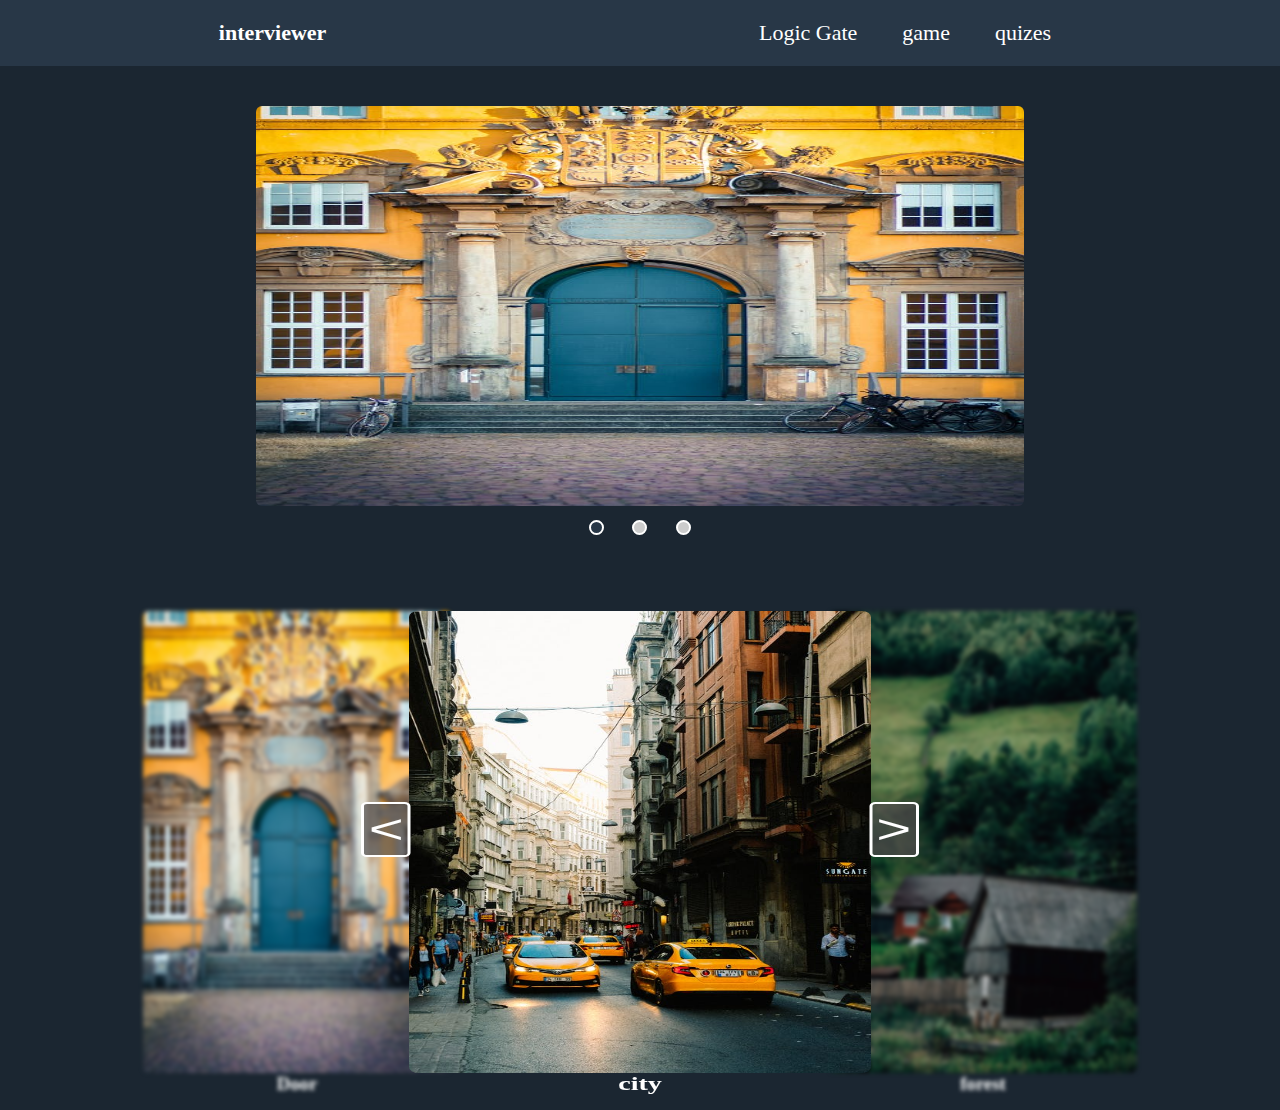
<file: index.html>
<!DOCTYPE html>
<html lang="en">
<head>
    <meta charset="UTF-8">
    <meta http-equiv="X-UA-Compatible" content="IE=edge">
    <meta name="viewport" content="width=device-width, initial-scale=1.0">
    <title>Document</title>
    <link rel="stylesheet" href="style.css">
</head>
<body>
    
    <nav>
        <div class="con">
            <a href="" class="inter">interviewer</a>
            <button class="close">--- <br>-- <br>-</button>
        </div>
        <ul>
            <!-- <li><a href="">home</a></li> -->
            <li><a href="logicgate.html">Logic Gate</a></li>
            <li><a href="">game</a></li>
            <li><a href="">quizes</a></li>
        </ul>
    </nav>



    <section>
        <div class="slider">
        <div class="slider-container">
            <img class="slider-img" src="./imgs/door.jpeg" alt="">
            <div class="buttons">
                <button class="circle-btn foucs btn-0"></button>
                <button class="circle-btn btn-1"></button>
                <button class="circle-btn btn-2"></button>
            </div>
        </div>
    </div>
    </section>

    <section>
        <div class="container">
            <div class="row">
                <div class="col gabash">
                    <img src="./imgs/door.jpeg" alt="">
                    <h3 class="name">Door</h3>
                </div>
                <div class="col clear">
                    <img src="./imgs/city.jpeg" alt="">
                    <h3  class="name">city</h3>
                    <button class="abs left"><</button>
                    <button class="abs right">></button>
                </div>
                <div class="col gabash">
                    <img src="./imgs/forest.jpeg" alt="">
                    <h3 class="name">forest</h3>
                </div>
            </div>
        </div>
    </section>

    <script src="main.js"></script>
</body>
</html>
</file>
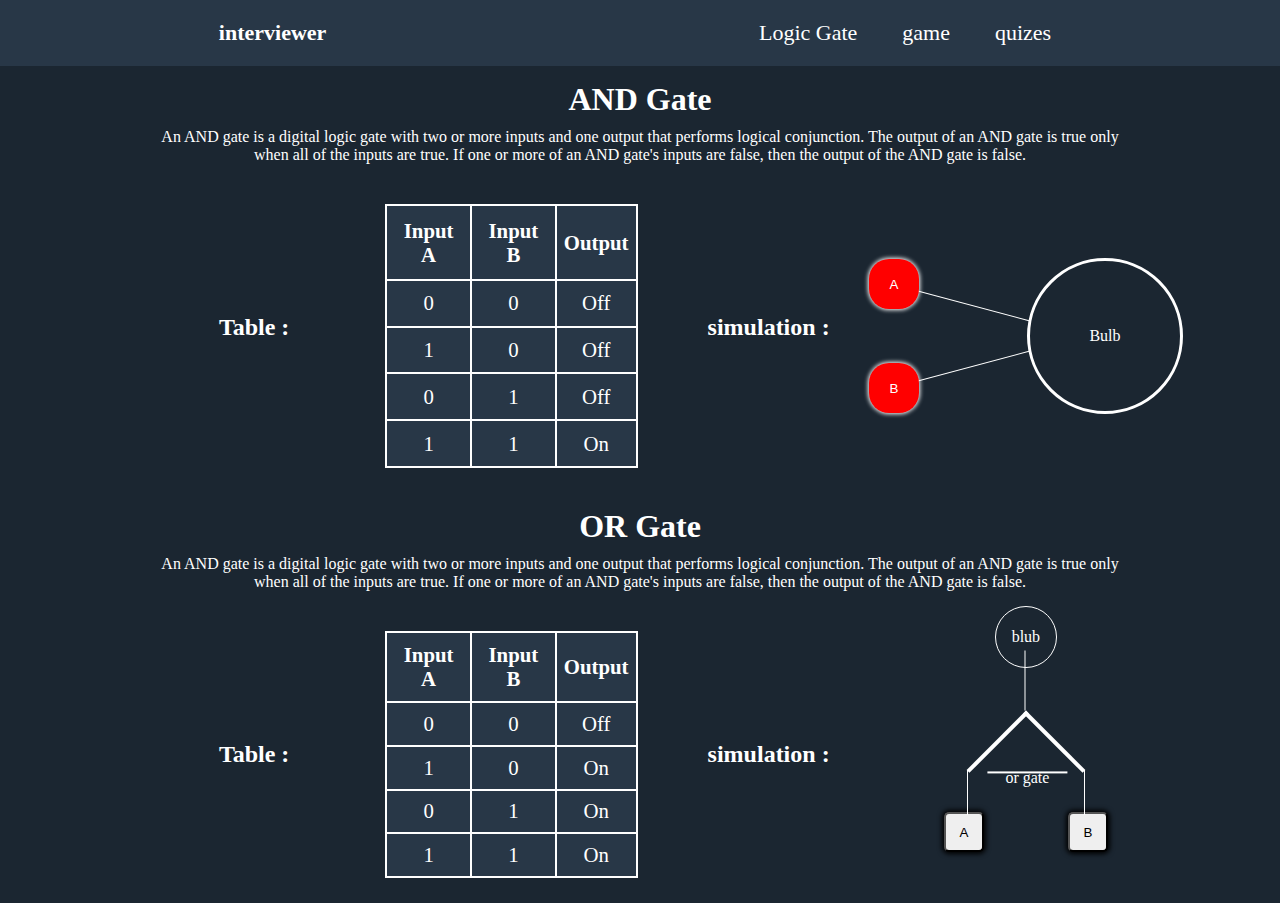
<file: logicgate.html>
<!DOCTYPE html>
<html lang="en">
<head>
    <meta charset="UTF-8">
    <meta http-equiv="X-UA-Compatible" content="IE=edge">
    <meta name="viewport" content="width=device-width, initial-scale=1.0">
    <title>Document</title>
    <link rel="stylesheet" href="style.css">
</head>
<body>
    
       <nav>
        <div class="con">
            <a href="index.html" class="inter">interviewer</a>
            <button class="close">--- <br>-- <br>-</button>
        </div>
        <ul>
            <!-- <li><a href="">home</a></li> -->
            <li><a href="logicgate.html">Logic Gate</a></li>
            <li><a href="">game</a></li>
            <li><a href="">quizes</a></li>
        </ul>
    </nav>

    <section class="logic-gate">
        <div class="container">
            <div class="explain">
                <h1>AND Gate</h1>
                <p>
                    An AND gate is a digital logic gate with two or more inputs and one output that performs logical conjunction. The output of an AND gate is true only when all of the inputs are true. If one or more of an AND gate's inputs are false, then the output of the AND gate is false.
                </p>
            </div>
            <div class="row2">
                <div class="col2">
                    <h2 class="title">Table :</h2>
                </div>
                <div class="col2 ">
                    <table bgcolor="white">
                        <tr bgcolor="#283747">
                            <th>Input A</th>
                            <th>Input B</th>
                            <th>Output</th>
                        </tr>
                        <tr bgcolor="#283747">
                            <td>0</td>
                            <td>0</td>
                            <td>Off</td>
                        </tr>
                        <tr bgcolor="#283747">
                            <td class="justA">1</td>
                            <td>0</td>
                            <td>Off</td>
                        </tr>
                        <tr bgcolor="#283747">
                            <td >0</td>
                            <td class="justB">1</td>
                            <td>Off</td>
                        </tr>
                        <tr bgcolor="#283747">
                            <td class="togther">1</td>
                            <td class="togther">1</td>
                            <td class="togther">On</td>
                        </tr>
                        </table>
                </div>
                <div class="col2">
                    <h2 class="title">simulation :</h2>
                </div>
                <div class="col2">
                    <div class="rotate">
                        <div class="shape">
                        <div class="output">Bulb</div>
                    </div>
                    <br>
                    <br>
                    <br>
                    <br>
                    <br>
                    <br>
                    <button class="input-btn input-a">A</button>
                    <button class="input-btn input-b">B</button>
                    </div>
                </div>
            </div>
            <div class="explain">
                <h1>OR Gate</h1>
                <p>
                    An AND gate is a digital logic gate with two or more inputs and one output that performs logical conjunction. The output of an AND gate is true only when all of the inputs are true. If one or more of an AND gate's inputs are false, then the output of the AND gate is false.
                </p>
            </div>
            <div class="row2">
                <div class="col2">
                    <h2 class="title">Table :</h2>
                </div>
                <div class="col2 ">
                    <table bgcolor="white">
                        <tr bgcolor="#283747">
                            <th>Input A</th>
                            <th>Input B</th>
                            <th>Output</th>
                        </tr>
                        <tr bgcolor="#283747">
                            <td>0</td>
                            <td>0</td>
                            <td>Off</td>
                        </tr>
                        <tr bgcolor="#283747">
                            <td>1</td>
                            <td>0</td>
                            <td>On</td>
                        </tr>
                        <tr bgcolor="#283747">
                            <td >0</td>
                            <td >1</td>
                            <td>On</td>
                        </tr>
                        <tr bgcolor="#283747">
                            <td >1</td>
                            <td >1</td>
                            <td >On</td>
                        </tr>
                        </table>
                </div>
                <div class="col2">
                    <h2 class="title">simulation :</h2>
                </div>
                <div class="col2">
                    <div class="sime">
                        <div class="blub">blub</div>
                    <div class="or-gate"></div>
                    <div class="or-inputs">
                        <button class="or-input or-A">A</button>
                        <button class="or-input or-B">B</button>
                    </div>
                    </div>
                </div>
            </div>
        </div>
    </section>

    <script src="main.js"></script>
</body>
</html>
</file>
<file: style.css>
*{
    margin: 0;
    padding: 0;
}
body{
    background-color:  #1B2631;
}
nav{
    padding: 20px;
    display: flex;
    justify-content: space-around;
    align-items: center;
    background-color:#283747;
}
.inter{
    font-size: 22px;
    font-weight: 600;
    color: #fff;
    text-decoration: none;
}
ul{
    display: flex;
    list-style: none;
}
li{
    margin-left: 25px;
}
li a{
    width: 100%;
    text-decoration: none;
    color: #fff;
    font-size: 22px;
    padding: 10px;
}
li a:hover{
    color:rgb(18, 18, 63);
    background-color: #fff;
}
.close{
    padding: 7px;
    display: none;
    line-height: 7px;
    /* background-color: #fff; */
    background: none;
    color: #fff;
    border: none;
    font-size: 22px;
    cursor: pointer;
}
.apear{
    display: flex;
}

/*                      s l i d e r                 */
.slider{
    margin: 40px auto;
    height: 450px;
    width: 100%;
}
.slider-container{
    margin: 0 auto;
    height: 100%;
    width: 60%;
    /* background-color: #fff; */
    text-align: center;
}
.slider-img{
    display: block;
    width: 100%;
    height: 400px;
    border-radius: 6px;
}
.buttons{
    width: 17%;
    margin: 7px auto;
    padding: 7px;
    display: flex;
    justify-content: space-around;
    /* background-color: black; */
}
.circle-btn{
    /* margin-top: 10px; */
    height: 15px;
    width: 15px;
    border-radius: 50%;
    border: 2px solid #fff;
    background-color: #ccc;
    cursor: pointer;
}
.circle-btn:hover{
    background-color: #283747;
}
.circle-btn:focus{
    background-color: #283747;
}
.foucs{
    background-color: #283747;
}

/* blur */
.container{
    width: 80%;
    margin: 0 auto;
}
.row{
    display: grid;
    /* background-color: #fff; */
    grid-template-columns: repeat(3, 1fr);
    column-gap: 5px;
}
.col{
    padding: 15px;
    text-align: center;
}
.col img{
    display: block;
    width: 100%;
    border-radius: 6px;
    /* height: 100%; */
}
.col h3{
    text-align: center;
    color: #fff;
}
.abs{
    position: absolute;
    background: rgba(78, 75, 75, 0.704);
    color: #fff;
    font-size: 2.5rem;
    border: 2px solid;
    border-radius: 4px;
    cursor: pointer;
    padding: 3px;
    top: 40%;
}
.left{
    left: -5%;
}
.right{
    right: -5%;
}
.gabash{
    filter: blur(2px);
    z-index: -1;
}
.clear{
    transform: scaleX(1.5);
    position: relative;
}




/*             e l e c t r i c    c i r c u i t             */
.explain{
    margin: 15px;
    text-align: center;
    color: #fff;
    margin-bottom: 0;
}
.explain h1{
    margin: 10px;
}
.row2{
    display: grid;
    grid-template-columns: repeat(4, 1fr);
    column-gap: 5px;
}
.col2{
    text-align: center;
    margin-top: 15px;
    display: flex;
    justify-content: center;
    color: #fff;

}
.title{
    line-height: 297px;
}
table{
    color: #fff;
    text-align: center;
    font-size: 1.3rem;
    margin-top: 25px;
    margin-bottom: 25px;
}
td, th{
    padding: 7px;
}
.rotate{
    transform: rotate(90deg);
}
.shape{
    display: flex;
    justify-content: center;
    position: relative;
}
.shape::before{
    content: '';
    width: 1px;
    height: 120px;
    position: absolute;
    left: 35%;
    top: 97%;
    color: #fff;
    background-color: #fff;
    transform: rotate(15deg);
}
.shape::after{
    content: '';
    width: 1px;
    height: 120px;
    position: absolute;
    right: 35%;
    top: 97%;
    color: #fff;
    background-color: #fff;
    transform: rotate(-15deg);
}
.output{
    height: 150px;
    width: 150px;
    border: 3px solid #fff;
    border-radius: 50%;
    line-height: 150px;
    color: white;
    transform: rotate(-90deg);

}
.input-btn{
    margin-inline: 25px;
    height: 50px;
    width: 50px;
    border-radius: 20px;
    border: none;
    box-shadow: 0px 0px 4px 1px;
    cursor: pointer;
    transform: rotate(-90deg);
    background: red;
    color: #fff;
}

.on{
    background-color: green;
}
.run{
    background-color: rgb(228, 248, 4);
    border: none;
    position: relative;
    transition: 3000ms;
}
.run::after{
    content: '';
    position: absolute;
    z-index: -1;
    width: 150%;
    height: 150%;
    background: rgba(228, 248, 4, 0.179);
    border-radius: 50%;
    top: 50%;
    left: 50%;
    transition: 1000ms ease-in;
    transform: translate(-50%, -50%);
}



/*          O r  g a t e      */
.sime{
    display: flex;
    flex-direction: column;
    align-items: center;
}
.blub{
    height: 60px;
    width: 60px;
    border-radius: 50%;
    line-height: 60px;
    border: 1px solid #fff;
    margin-bottom: 40px;
    position: relative;
}
.blub::after{
    content: '';
    position: absolute;
    border-bottom: 1px solid #fff;
    height: 2px;
    width: 60px;
    /* : 45%; */
    bottom: -25%;
    left: -3%;
    transform: rotate(-90deg);
}
.or-gate{
    height: 80px;
    width: 80px;
    border: 4px solid #fff;
    border-bottom: transparent;
    border-right: transparent;
    transform: rotate(45deg);
    margin-top: 20px;
    position: relative;
}
.or-gate::before{
    content: 'or gate';
    position: absolute;
    border-bottom: 2px solid #fff;
    height: 2px;
    width: 80px;
    bottom: 50%;
    left: 0%;
    transform: rotate(-45deg);
}
.or-input{
    position: relative;
    height: 40px;
    width: 40px;
    margin-left: 40px;
    margin-right: 40px;
    cursor: pointer;
    border-radius: 5px;
    box-shadow: 0px 0px 5px 2px;
}
.or-A::before{
     content: '';
    position: absolute;
    border-bottom: 1px solid #fff;
    height: 2px;
    width: 45px;
    top: -65%;
    /* bottom: 50%; */
    left: -5%;
    transform: rotate(-90deg);
}
.or-B::before{
     content: '';
    position: absolute;
    border-bottom: 1px solid #fff;
    height: 2px;
    width: 45px;
    top: -65%;
    /* bottom: 50%; */
    right: 1%;
    transform: rotate(-90deg);
}
.light{
    background-color: yellow;
    transition: 3000ms;
}








@media(max-width: 1049px){
    .row2{
        display: grid;
        grid-template-columns: repeat(2, 1fr);
        column-gap: 5px;
    }
}


@media(max-width: 687px){
    nav{
        height: 35px;
        display: block;
        text-align: center;
    }
    .con{
        display: flex;
        justify-content: space-between;
        align-items: center;
    }
    .inter{
        line-height: 16px;
    }
    ul{
        display: none;
        border-top: 1px solid #fff;
        flex-direction: column;
        justify-content: space-around;
        width: 100%;
        margin-top: 50px;
        height: 80vh;
    }
    li{
        margin-left: 0;
        width: 100%;
    }
    li a{
        padding: 0;
        display: block;
        padding-top: 7px;
        padding-bottom: 5px;
        height: 100%;
    }
    .close{
        display: block;
    }
    .resize{
    height: 100vh;
    }
    /* slider */
    .buttons{
        width: 40%;
    }
    /* blur */
    .row{
        column-gap: 0;
        display: flex;
        flex-direction: column;
    }
    .col h3{
        margin-top: 10px;
    }
    .clear{
        transform: scaleX(1);
    }
    .abs{
        /* font-size: 1.2rem;
        top: 33%; */
        display: none;
    }
    .gabash{
        filter: blur(0);
    }

    /* logic gate */
    .row2{
        column-gap: 0;
        display: flex;
        flex-direction: column;
    }
    .run::after{
        width: 110%;
        height: 110%;
    }
    /* O r   G a t e */
    .title{
        line-height: 1rem;
    }
}
</file>
